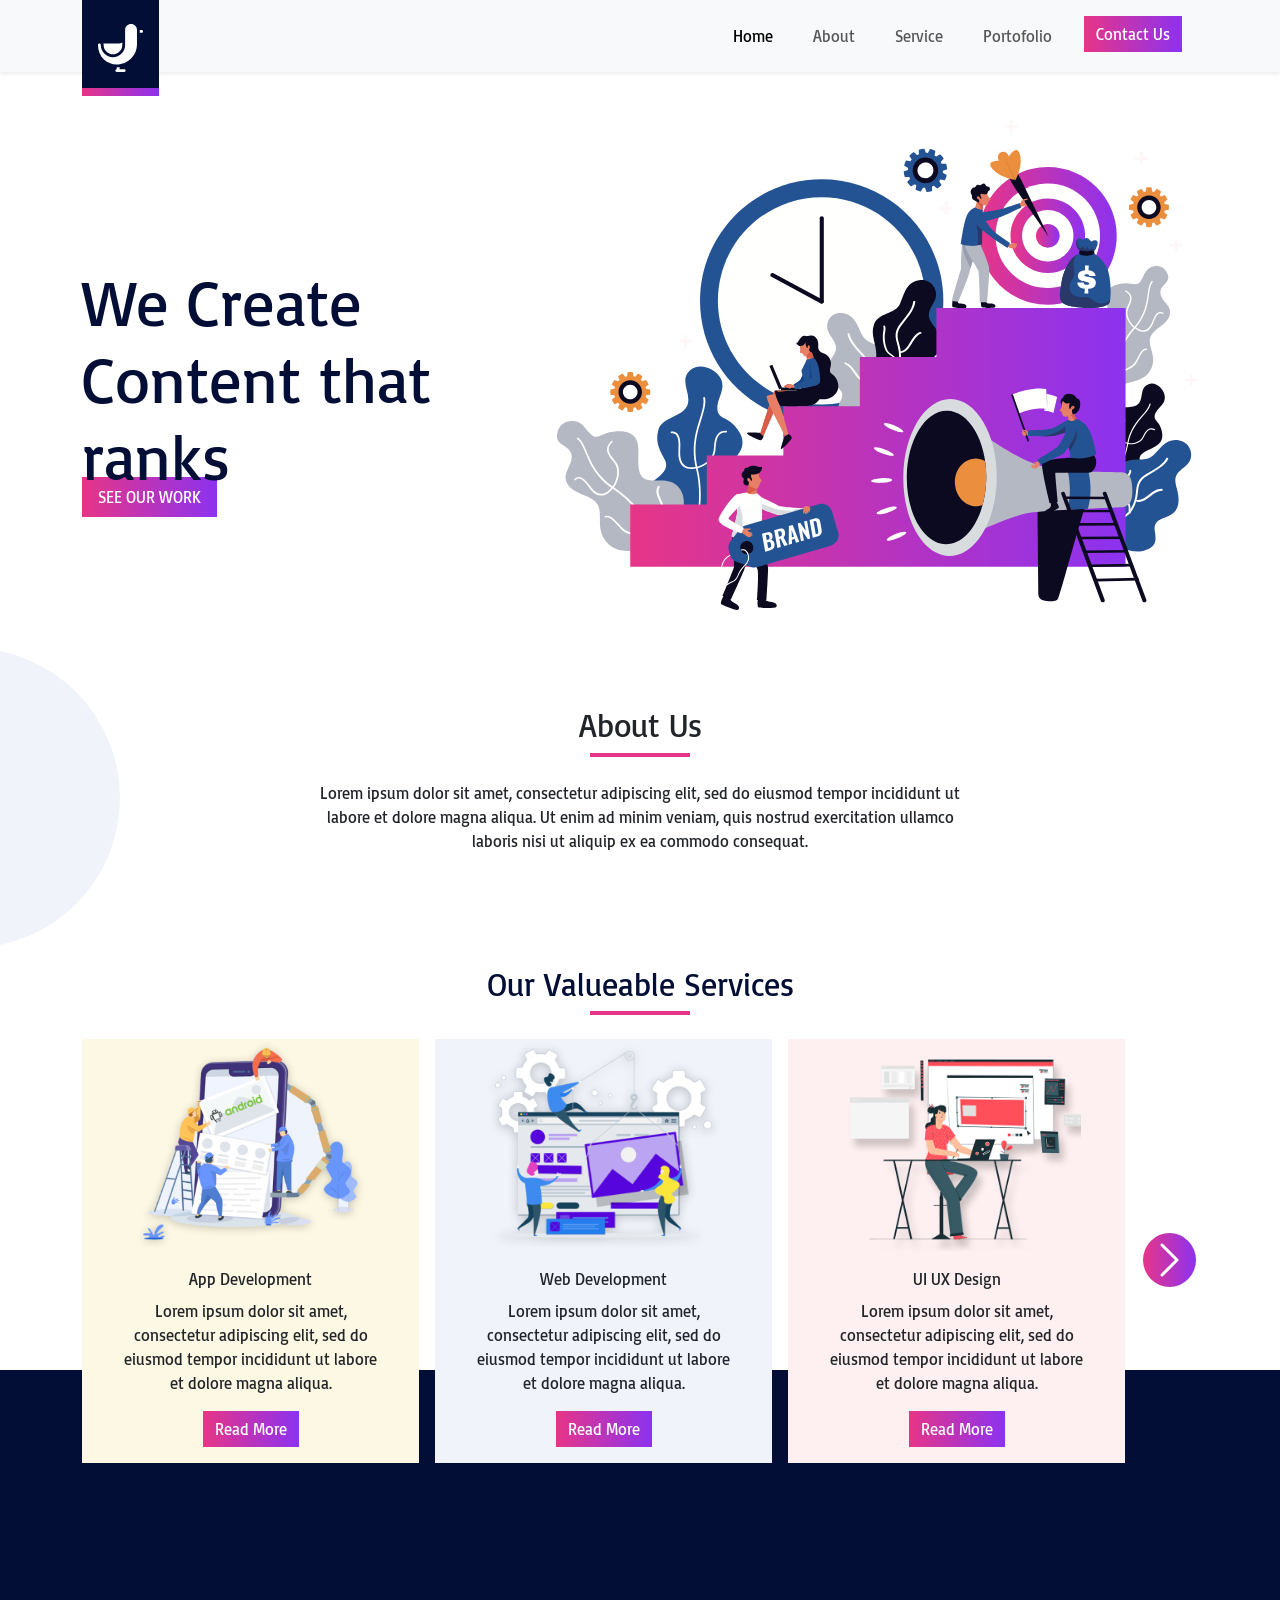
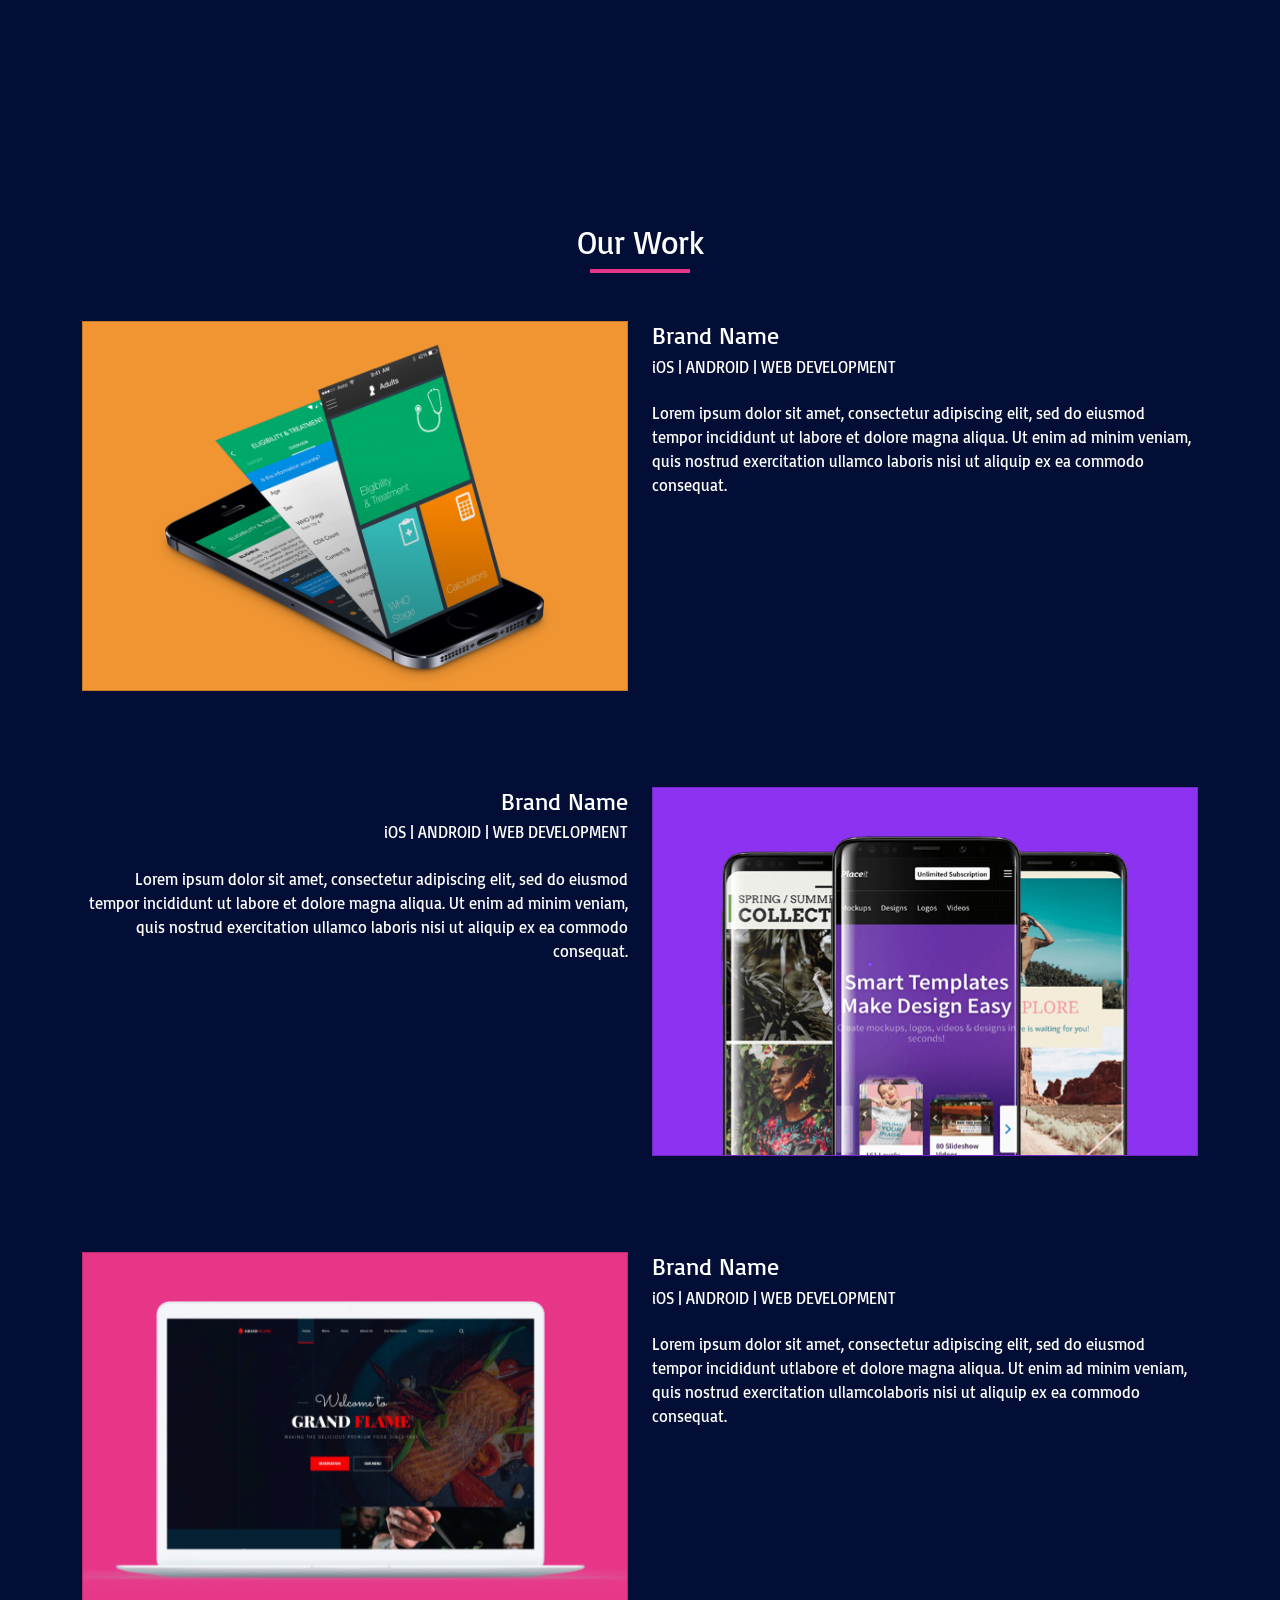
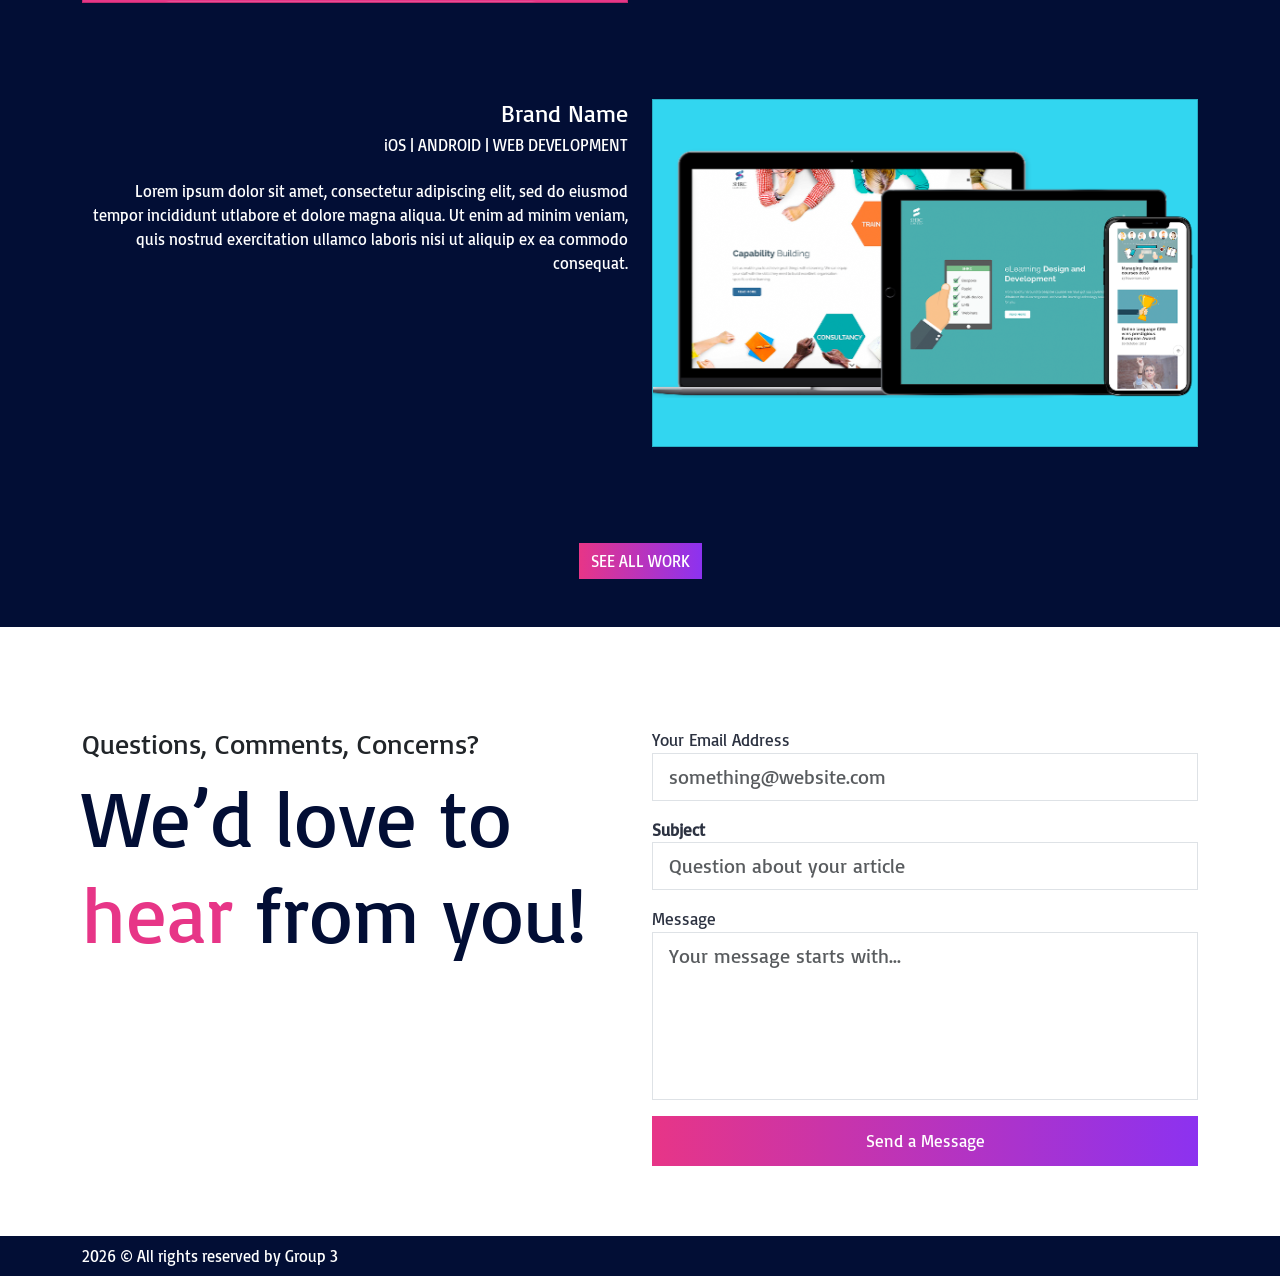
<file: index.html>
<!doctype html>
<html lang="en">

<head>
    <meta charset="utf-8"
    <meta name="viewport" content="width=device-width, initial-scale=1">
    <title>Oraro-Personal Blog</title>
    <link href="https://cdn.jsdelivr.net/npm/bootstrap@5.3.0-alpha3/dist/css/bootstrap.min.css" rel="stylesheet"
        integrity="sha384-KK94CHFLLe+nY2dmCWGMq91rCGa5gtU4mk92HdvYe+M/SXH301p5ILy+dN9+nJOZ" crossorigin="anonymous">
    <link rel="stylesheet" href="assets/css/font.css">
    <link rel="stylesheet" href="assets/css/index.css">
    <link rel="stylesheet" href="assets/css/responsive.css">
    <link rel="shortcut icon" href="assets/images/shape-brand.svg" type="image/x-icon">
</head>

<body>

    <!-- section 1 -->
    <header class="mb-5">
        <nav class="navbar navbar-expand-lg bg-body-tertiary shadow-sm">
            <div class="container container-fluid py-2 position-relative">
                <a class="navbar-brand brand position-absolute" href="#">
                    <div class="bg-navy p-3 pt-5">
                        <img src="assets/images/shape-brand.svg" alt="">
                    </div>
                    <div class="bg-gradient-purple w-100 py-1"></div>
                </a>
                <button class="navbar-toggler ms-auto border border-0" type="button" data-bs-toggle="offcanvas"
                    data-bs-target="#offcanvasNavbar" aria-controls="offcanvasNavbar" aria-label="Toggle navigation">
                    <span class="navbar-toggler-icon "></span>
                </button>
                <div class="offcanvas offcanvas-start" tabindex="-1" id="offcanvasNavbar"
                    aria-labelledby="offcanvasNavbarLabel">
                    <div class="offcanvas-header">
                        <h5 class="offcanvas-title" id="offcanvasNavbarLabel">Menu</h5>
                        <button type="button" class="btn-close" data-bs-dismiss="offcanvas" aria-label="Close"></button>
                    </div>
                    <div class="offcanvas-body">
                        <ul class="navbar-nav justify-content-end flex-grow-1 pe-3">
                            <li class="nav-item">
                                <a class="nav-link active me-4" aria-current="page" href="#">Home</a>
                            </li>
                            <li class="nav-item">
                                <a class="nav-link me-4" href="#">About</a>
                            </li>
                            <li class="nav-item">
                                <a class="nav-link me-4" href="#">Service</a>
                            </li>
                            <li class="nav-item">
                                <a class="nav-link me-4" href="#">Portofolio</a>
                            </li>
                            <li class="nav-item">
                                <a class="btn bg-gradient-purple rounded-0" href="https://github.com/wdp-08"
                                    target="_blank">Contact Us</a>
                            </li>

                        </ul>
                    </div>
                </div>
            </div>
        </nav>

        <section id="banner" class="container mb-5 pt-5">
            <div class="row">
                <div class="col-lg-5 mt-2 mt-md-5 pt-2 pt-md-5">
                    <h1 class="text-xl text-navy pt-5 z-3 position-relative">We Create Content that ranks</h1>
                    <button
                        class="text-uppercase btn bg-gradient-purple rounded-0 py-2 px-3 btn-header position-relative z-1">See
                        Our Work</button>
                </div>
                <div class="col-lg-7">
                    <img src="assets/images/banner.svg" width="100%" alt="">
                </div>
            </div>
        </section>
    </header>
    <!-- akhir section 1 -->

    <main>
        <!-- section 2 -->
        <section class="container-sm text-center my-5 py-5 position-relative">
            <span class="circle d-none d-lg-block"></span>
            <h2>About Us</h2>
            <span class="line"></span>
            <p class="mt-4 mx-auto" style="max-width: 40rem">
                Lorem ipsum dolor sit amet, consectetur adipiscing elit, sed do eiusmod tempor incididunt ut labore et
                dolore magna aliqua. Ut enim ad minim veniam, quis nostrud exercitation ullamco laboris nisi ut aliquip
                ex ea commodo
                consequat.
            </p>
        </section>

        <section class="text-center mt-5 bg-navy height-100fw">
            <div class="bg-white text-navy height-50fw">
                <h2>Our Valueable Services</h2>
                <span class="line"></span>
                <div class="mt-4 d-lg-flex d-block container">
                    <div class="col">
                        <div class="card border border-0 me-md-3 mb-5 rounded-0"
                            style="background-color: #FDF8E3; height: fit-content;">
                            <div class="d-flex justify-content-center">
                                <img src="/assets/images/app.png" class="" alt="..." width="70%">
                            </div>
                            <div class="card-body d-flex justify-content-center flex-wrap">
                                <p class="card-title d-block">App Development</p>
                                <p class="card-text text-center" style="max-width: 85%;">Lorem ipsum dolor sit amet, consectetur adipiscing elit, sed do eiusmod tempor incididunt ut labore et dolore magna aliqua.</p>
                                <button type="button" class="btn bg-gradient-purple rounded-0">Read More</button>
                            </div>
                        </div>
                    </div>

                    <div class="col">
                        <div class="card border border-0 me-md-3 mb-5 rounded-0"
                            style="background-color: #F0F3FA; height: fit-content;">
                            <div class="d-flex justify-content-center">
                                <img src="/assets/images/Bitmap (1).png" class="" alt="..." width="71.5%">
                            </div>
                            <div class="card-body d-flex justify-content-center flex-wrap">
                                <p class="card-title">Web Development</p>
                                <p class="card-text" style="max-width: 85%;">Lorem ipsum dolor sit amet, consectetur adipiscing elit, sed do eiusmod tempor incididunt ut labore et dolore magna aliqua.</p>
                                <button type="button" class="btn bg-gradient-purple rounded-0">Read More</button>
                            </div>
                        </div>
                    </div>

                    <div class="col">
                        <div class="card border border-0 me-md-3 mb-5 rounded-0"
                            style="background-color: #FEEFF0; height: fit-content;">
                            <div class="d-flex justify-content-center">
                                <img src="/assets/images/Bitmap (2).png" class="" alt="..." width="74%">
                            </div>
                            <div class="card-body d-flex justify-content-center flex-wrap">
                                <p class="card-title d-block w-100">UI UX Design</p>
                                <p class="card-text d-block w-md-100" style="max-width: 85%;">Lorem ipsum dolor sit amet, consectetur adipiscing elit, sed do eiusmod tempor incididunt ut labore et dolore magna aliqua.</p>
                                <button type="button" class="btn bg-gradient-purple rounded-0">Read More</button>
                            </div>
                        </div>
                    </div>

                    <button class="btn slider bg-gradient-purple position-relative d-none d-lg-block" type="button"
                        style="top: -80px;">
                        <svg width="19" height="34" viewBox="0 0 19 34" fill="none" xmlns="http://www.w3.org/2000/svg">
                            <path d="M2 2L17 17L2 32" stroke="white" stroke-width="3" stroke-linecap="round"
                                stroke-linejoin="round" />
                        </svg>
                    </button>
                </div>
            </div>
        </section>
        <!-- akhir section 2 -->


        <!-- section 3 -->
        <div class="bg-navy py-5">
            <section id="OurWork" class="container">
                <h2 class="text-center">Our Work</h2>
                <span class="line"></span>
                <div class="row py-5">
                    <div class="col-lg-6 ">
                        <div class="card bg-oren rounded-0">
                            <img class="w-75 align-self-center" src="assets/images/hp.svg" alt="">
                        </div>
                    </div>
                    <div class="col-lg-6 ">
                        <h4> Brand Name</h4>
                        <h6 class="mt-2">iOS | ANDROID | WEB DEVELOPMENT</h6>
                        <p class="mt-4">Lorem ipsum dolor sit amet, consectetur adipiscing elit, sed do eiusmod tempor
                            incididunt ut
                            labore et dolore magna aliqua. Ut enim ad minim veniam, quis nostrud exercitation ullamco
                            laboris nisi ut aliquip ex ea commodo consequat.</p>
                    </div>
                </div>
                <div class="row py-5">
                    <div class="col-lg-6 text-end order-1 order-lg-0">
                        <h4>Brand Name</h4>
                        <h6 class="mt-2">iOS | ANDROID | WEB DEVELOPMENT</h6>
                        <p class="mt-4">Lorem ipsum dolor sit amet, consectetur adipiscing elit, sed do eiusmod tempor
                            incididunt ut
                            labore et dolore magna aliqua. Ut enim ad minim veniam, quis nostrud exercitation ullamco
                            laboris nisi ut aliquip ex ea commodo consequat.</p>
                    </div>
                    <div class="col-lg-6 order-0 order-lg-1">
                        <div class=" card bg-purple rounded-0 pt-5">
                            <img class="w-75 align-self-center mt-auto" src="assets/images/3-hp.svg" alt="">
                        </div>
                    </div>
                </div>
                <div class="row py-5">
                    <div class="col-lg-6 ">
                        <div class="card bg-pink rounded-0 pt-5">
                            <img class="align-self-center" width="100%" src="assets/images/laptop.svg" alt="">
                        </div>
                    </div>
                    <div class="col-lg-6">
                        <h4>Brand Name</h4>
                        <h6 class="mt-2">iOS | ANDROID | WEB DEVELOPMENT</h6>
                        <p class="mt-4">Lorem ipsum dolor sit amet, consectetur adipiscing elit, sed do eiusmod tempor
                            incididunt utlabore et dolore magna aliqua. Ut enim ad minim veniam, quis nostrud
                            exercitation
                            ullamcolaboris nisi ut aliquip ex ea commodo consequat.</p>
                    </div>
                </div>
                <div class="row py-5">
                    <div class="col-lg-6 text-end order-1 order-lg-0">
                        <h4>Brand Name</h4>
                        <h6 class="mt-2">iOS | ANDROID | WEB DEVELOPMENT</h6>
                        <p class="mt-4">Lorem ipsum dolor sit amet, consectetur adipiscing elit, sed do eiusmod tempor
                            incididunt utlabore et dolore magna aliqua. Ut enim ad minim veniam, quis nostrud
                            exercitation
                            ullamco laboris nisi ut aliquip ex ea commodo consequat.</p>
                    </div>
                    <div class="col-lg-6 order-0 order-lg-1">
                        <div class="card bg-biru rounded-0 py-5">
                            <img class="" src="assets/images/laptop-tablet-hp.svg" alt="">
                        </div>
                    </div>
                </div>
                <div class="d-flex justify-content-center mt-5">
                    <button class="text-uppercase btn bg-gradient-purple rounded-0 align-self-center">SEE ALL WORK
                    </button>
                </div>

            </section>
        </div>
        <!-- akhir section 3 -->

        <!-- section 4 newsletter -->



        <section id="newsletter" class="newsletter">
            <div class="container">
                <div class="row">
                    <div class="col-lg-6">
                        <h3>Questions, Comments, Concerns?</h3>
                        <h1 class="text-2xl">We’d love to <span>hear</span> from you!</h1>
                    </div>

                    <div class="col-lg-6">
                        <form class="form-contact">
                            <div class="mb-3">
                                <label for="email" class="label-contact">Your Email Address</label>
                                <input type="email" id="email" class="form-control form-control-lg rounded-0"
                                    placeholder="something@website.com" required>
                            </div>
                            
                            <div class="mb-3">
                                <label for="subject" class="label-contact fw-bold">Subject</label>
                                <input type="text" id="subject" class="form-control form-control-lg rounded-0"
                                    placeholder="Question about your article" required>
                            </div>
                            
                            <div class="mb-3">
                                <label for="message" class="label-contact">Message</label>
                                <textarea class="form-control form-control-lg rounded-0" rows="5" style="resize: none"
                                    placeholder="Your message starts with..." id="message" required></textarea>
                            </div>
                            
                            <div>
                                <button type="submit" class="btn rounded-0 bg-gradient-purple-contact w-100">Send a
                                    Message</button>
                            </div>
                        </form>
                    </div>
                </div>
            </div>
        </section>
        <!-- akhir section 4 newsletter -->

        <footer class="bg-navy py-2">
            <div class="container ">
                <span class="d-block text-white"><script>document.write(new Date().getFullYear())</script> &copy; All rights reserved by Group 3</span>
            </div>
        </footer>

        <script src="https://cdn.jsdelivr.net/npm/bootstrap@5.3.0-alpha3/dist/js/bootstrap.bundle.min.js"
            integrity="sha384-ENjdO4Dr2bkBIFxQpeoTz1HIcje39Wm4jDKdf19U8gI4ddQ3GYNS7NTKfAdVQSZe"
            crossorigin="anonymous"></script>
</body>

</html>
</file>
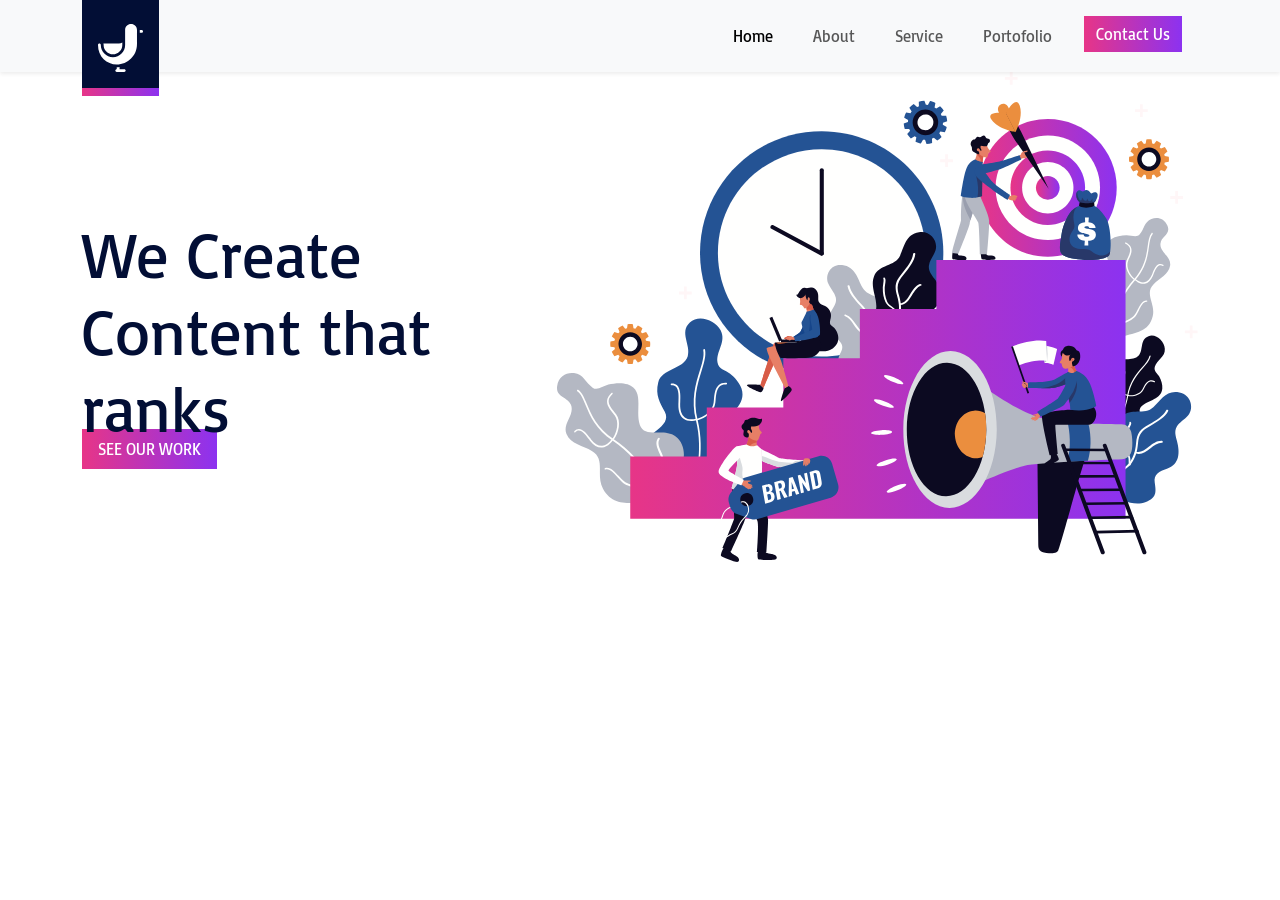
<file: assets/pages/section1.html>
<!doctype html>
<html lang="en">

<head>
    <meta charset="utf-8">
    <meta name="viewport" content="width=device-width, initial-scale=1">
    <title>Section1-Final Project 3</title>
    <link href="https://cdn.jsdelivr.net/npm/bootstrap@5.3.0-alpha3/dist/css/bootstrap.min.css" rel="stylesheet"
        integrity="sha384-KK94CHFLLe+nY2dmCWGMq91rCGa5gtU4mk92HdvYe+M/SXH301p5ILy+dN9+nJOZ" crossorigin="anonymous">
    <!-- <link rel="stylesheet" href="assets/css/index.css"> -->
    <link rel="stylesheet" href="../css/font.css">
    <link rel="stylesheet" href="../css/section1.css">

</head>

<body>

    <header>
        <nav class="navbar navbar-expand-lg bg-body-tertiary shadow-sm">
            <div class="container container-fluid py-2 position-relative">
                <a class="navbar-brand brand position-absolute" href="#">
                    <div class="bg-navy p-3 pt-5">
                        <img src="../images/shape-brand.svg" alt="">
                    </div>
                    <div class="bg-gradient-purple w-100 py-1"></div>
                </a>
                <button class="navbar-toggler ms-auto" type="button" data-bs-toggle="offcanvas"
                    data-bs-target="#offcanvasNavbar" aria-controls="offcanvasNavbar" aria-label="Toggle navigation">
                    <span class="navbar-toggler-icon"></span>
                </button>
                <div class="offcanvas offcanvas-start" tabindex="-1" id="offcanvasNavbar"
                    aria-labelledby="offcanvasNavbarLabel">
                    <div class="offcanvas-header">
                        <h5 class="offcanvas-title" id="offcanvasNavbarLabel">Menu</h5>
                        <button type="button" class="btn-close" data-bs-dismiss="offcanvas" aria-label="Close"></button>
                    </div>
                    <div class="offcanvas-body">
                        <ul class="navbar-nav justify-content-end flex-grow-1 pe-3">
                            <li class="nav-item">
                                <a class="nav-link active me-4" aria-current="page" href="#">Home</a>
                            </li>
                            <li class="nav-item">
                                <a class="nav-link me-4" href="#">About</a>
                            </li>
                            <li class="nav-item">
                                <a class="nav-link me-4" href="#">Service</a>
                            </li>
                            <li class="nav-item">
                                <a class="nav-link me-4" href="#">Portofolio</a>
                            </li>
                            <li class="nav-item">
                                <button class="btn bg-gradient-purple rounded-0" href="#">Contact Us</button>
                            </li>
                            
                        </ul>
                    </div>
                </div>
            </div>
        </nav>

        <section id="banner" class="container">
            <div class="row">
                <div class="col-lg-5 mt-2 mt-md-5 pt-2 pt-md-5">
                    <h1 class="text-xl text-navy pt-5 z-3 position-relative">We Create Content that ranks</h1>
                    <button class="text-uppercase btn bg-gradient-purple rounded-0 py-2 px-3 btn-header position-relative z-1">See Our Work</button>
                </div>
                <div class="col-lg-7">
                    <img src="../images/banner.svg" width="100%" alt="">
                </div>
            </div>
        </section>
    </header>

    <main>
        <section></section>
        <section></section>
        <section></section>
    </main>

    <footer></footer>

    <script src="https://cdn.jsdelivr.net/npm/bootstrap@5.3.0-alpha3/dist/js/bootstrap.bundle.min.js"
        integrity="sha384-ENjdO4Dr2bkBIFxQpeoTz1HIcje39Wm4jDKdf19U8gI4ddQ3GYNS7NTKfAdVQSZe"
        crossorigin="anonymous"></script>
</body>

</html>
</file>
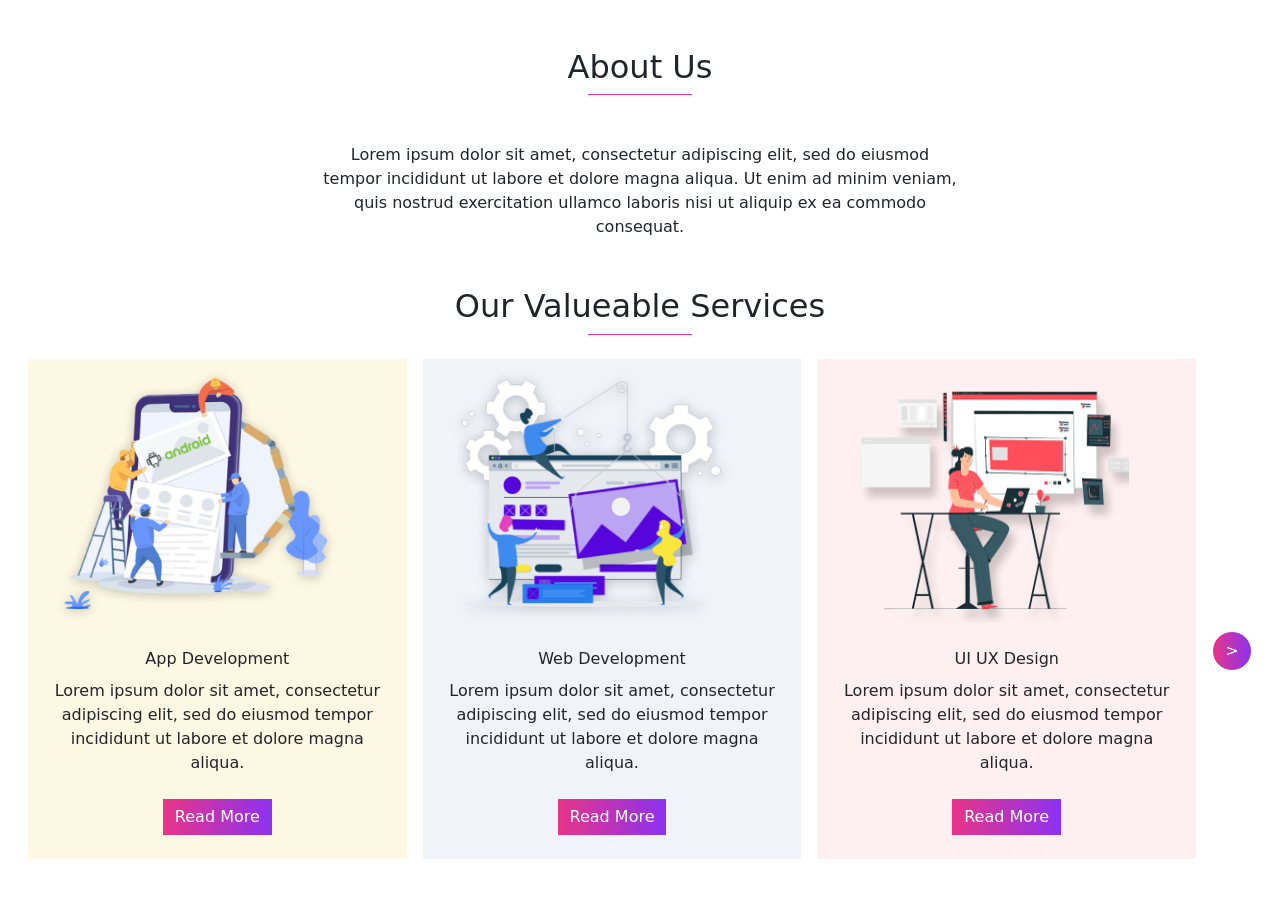
<file: assets/pages/section2.html>
<!DOCTYPE html>
<html lang="en">
  <head>
    <meta charset="UTF-8" />
    <meta http-equiv="X-UA-Compatible" content="IE=edge" />
    <meta name="viewport" content="width=device-width, initial-scale=1.0" />
    <link href="https://cdn.jsdelivr.net/npm/bootstrap@5.3.0-alpha3/dist/css/bootstrap.min.css" rel="stylesheet" integrity="sha384-KK94CHFLLe+nY2dmCWGMq91rCGa5gtU4mk92HdvYe+M/SXH301p5ILy+dN9+nJOZ" crossorigin="anonymous" />
    <link rel="stylesheet" href="/assets/css/section2.css">
    <title>About Us</title>
  </head>
  <body>

    <section class="container-sm text-center mt-5"> 
        <h2>About Us</h2>
        <div style="border-bottom: 0.1rem solid #E73587;   width: 6.5rem; margin: auto; "></div>
        <p class= "my-5 mx-auto" style="max-width: 40rem">
          Lorem ipsum dolor sit amet, consectetur adipiscing elit, sed do eiusmod tempor incididunt ut labore et dolore magna aliqua. Ut enim ad minim veniam, quis nostrud exercitation ullamco laboris nisi ut aliquip ex ea commodo
          consequat.
        </p>
    </section>

    <section class="text-center container-fluid my-5">
    <h2>Our Valueable Services</h2>
    <div style="border-bottom: 0.1rem solid #E73587;  width: 6.5rem; margin: auto; "></div>
    <div class="card-group mx-3 my-4">
        <div class="card border border-0 me-3" style="background-color: #FDF8E3;">
          <img src="/assets/images/app.png" class="card-img-top mx-4 my-2" alt="..." style="height: 16rem; width: 18rem;">
          <div class="card-body">
            <p class="card-title">App Development</p>
            <p class="card-text">Lorem ipsum dolor sit amet, consectetur adipiscing elit, 
              sed do eiusmod tempor incididunt ut labore et dolore magna aliqua.</p>
                <button type="button" class="btn btn-dark border border-0 my-2" style="background: linear-gradient(270deg, #8C32F0 0%, #E73587 100%);">Read More</button>
          </div>
        </div>

        <div class="card border border-0 me-3" style="background-color: #F0F3FA;">
          <img src="/assets/images/Bitmap (1).png" class="card-img-top mx-4 my-2" alt="..." style="height: 16rem; width: 18rem;">
          <div class="card-body">
            <p class="card-title">Web Development</p>
            <p class="card-text">Lorem ipsum dolor sit amet, consectetur adipiscing elit, 
              sed do eiusmod tempor incididunt ut labore et dolore magna aliqua.</p>
            <button type="button" class="btn btn-dark border border-0 my-2" style="background: linear-gradient(270deg, #8C32F0 0%, #E73587 100%);">Read More</button>
          </div>
        </div>

        <div class="card border border-0 me-3" style="background-color: #FEEFF0;">
          <img src="/assets/images/Bitmap (2).png" class="card-img-top mx-4 my-2" alt="..." style="height: 16rem; width: 18rem;">
          <div class="card-body">
            <p class="card-title">UI UX Design</p>
            <p class="card-text">Lorem ipsum dolor sit amet, consectetur adipiscing elit, 
              sed do eiusmod tempor incididunt ut labore et dolore magna aliqua.</p>
            <button type="button" class="btn btn-dark border border-0 my-2" style="background: linear-gradient(270deg, #8C32F0 0%, #E73587 100%);">Read More</button>
          </div>
        </div>
        <button class="btn btn-dark slider" style="background: linear-gradient(270deg, #8C32F0 0%, #E73587 100%);"type="button">
         >
        </button>
      </div>
    </section>

    <script src="https://cdn.jsdelivr.net/npm/bootstrap@5.3.0-alpha3/dist/js/bootstrap.bundle.min.js" integrity="sha384-ENjdO4Dr2bkBIFxQpeoTz1HIcje39Wm4jDKdf19U8gI4ddQ3GYNS7NTKfAdVQSZe" crossorigin="anonymous"></script>
    <script src="https://cdn.jsdelivr.net/npm/bootstrap@5.3.0-alpha3/dist/js/bootstrap.min.js" integrity="sha384-Y4oOpwW3duJdCWv5ly8SCFYWqFDsfob/3GkgExXKV4idmbt98QcxXYs9UoXAB7BZ" crossorigin="anonymous"></script>
  
  </body>
</html>
</file>
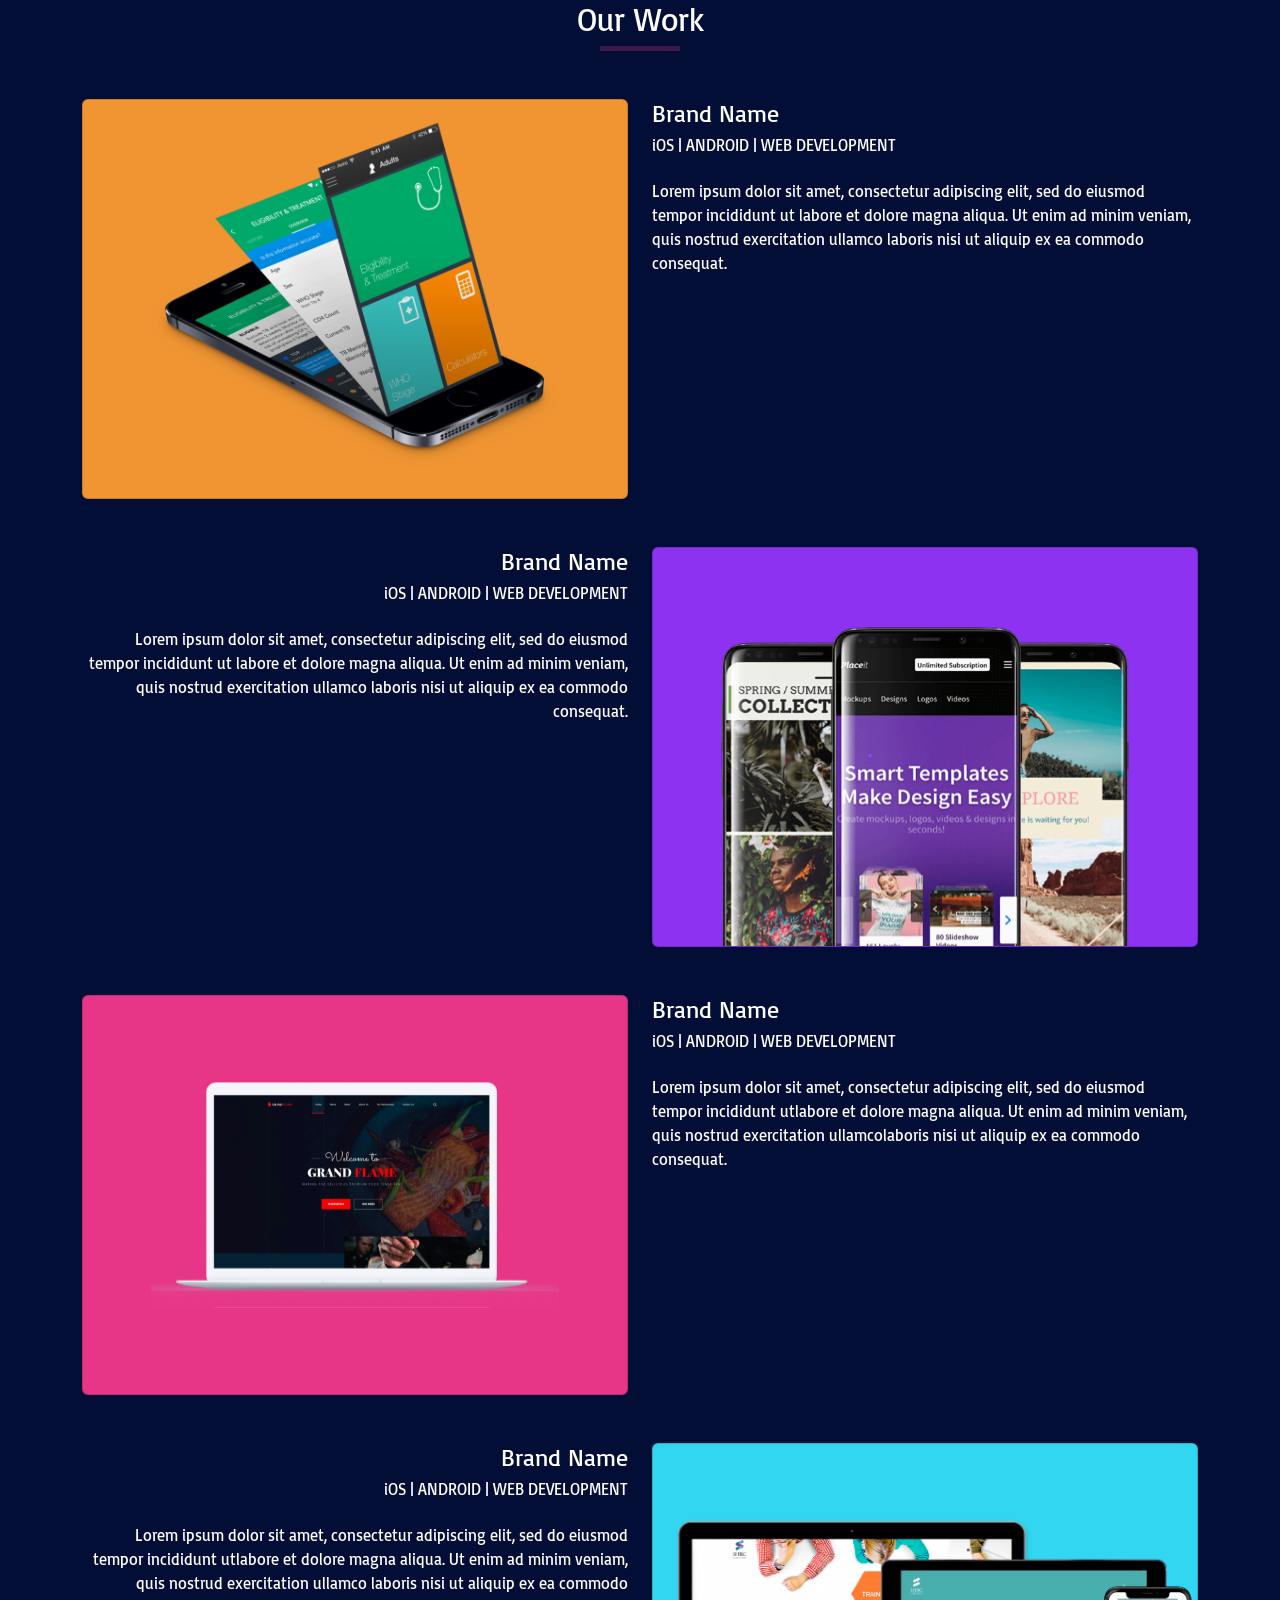
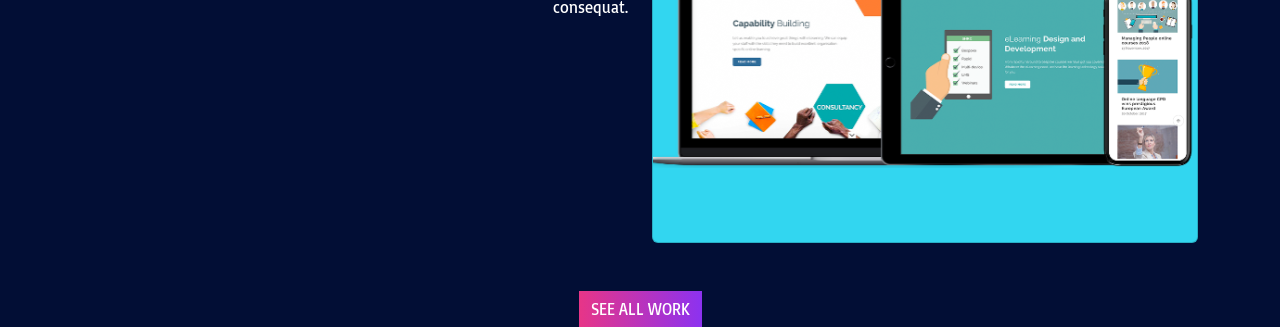
<file: assets/pages/section3.html>
<!doctype html>
<html lang="en">

<head>
    <meta charset="utf-8">
    <meta name="viewport" content="width=device-width, initial-scale=1">
    <title>Section3-Final Project 3</title>
    <link href="https://cdn.jsdelivr.net/npm/bootstrap@5.3.0-alpha3/dist/css/bootstrap.min.css" rel="stylesheet"
        integrity="sha384-KK94CHFLLe+nY2dmCWGMq91rCGa5gtU4mk92HdvYe+M/SXH301p5ILy+dN9+nJOZ" crossorigin="anonymous">
    <!-- <link rel="stylesheet" href="assets/css/index.css"> -->
    <link rel="stylesheet" href="../css/font.css">
    <link rel="stylesheet" href="../css/section3.css">

</head>

<body>
    <main>
        <section id="OurWork" class="container">
            <h2 class="text-center">Our Work
            </h2>
            <hr>
            <div class="row mt-5">
                <div class="col-lg-6 ">
                    <div class="card bg-oren"> <img class="w-75 align-self-center" src="../images/hp.svg" alt=""> </div>
                </div>
                <div class="col-lg-6 ">
                    <h4> Brand Name</h4>
                    <h6 class="mt-2">iOS | ANDROID | WEB DEVELOPMENT</h6>
                    <p class="mt-4">Lorem ipsum dolor sit amet, consectetur adipiscing elit, sed do eiusmod tempor
                        incididunt ut
                        labore et dolore magna aliqua. Ut enim ad minim veniam, quis nostrud exercitation ullamco
                        laboris nisi ut aliquip ex ea commodo consequat.</p>
                </div>
            </div>
            <div class="row mt-5">
                <div class="col-lg-6 text-end">
                    <h4>Brand Name</h4>
                    <h6 class="mt-2">iOS | ANDROID | WEB DEVELOPMENT</h6>
                    <p class="mt-4">Lorem ipsum dolor sit amet, consectetur adipiscing elit, sed do eiusmod tempor
                        incididunt ut
                        labore et dolore magna aliqua. Ut enim ad minim veniam, quis nostrud exercitation ullamco
                        laboris nisi ut aliquip ex ea commodo consequat.</p>
                </div>
                <div class="col-lg-6">
                    <div class=" card bg-purple">
                        <img class="w-75 align-self-center mt-auto" src="../images/3-hp.svg" alt="">
                    </div>
                </div>
            </div>
            <div class="row mt-5">
                <div class="col-lg-6 ">
                    <div class="card bg-pink"> <img class="w-75 align-self-center m-auto" src="../images/laptop.svg"
                            alt="">
                    </div>
                </div>
                <div class="col-lg-6">
                    <h4>Brand Name</h4>
                    <h6 class="mt-2">iOS | ANDROID | WEB DEVELOPMENT</h6>
                    <p class="mt-4">Lorem ipsum dolor sit amet, consectetur adipiscing elit, sed do eiusmod tempor
                        incididunt utlabore et dolore magna aliqua. Ut enim ad minim veniam, quis nostrud exercitation
                        ullamcolaboris nisi ut aliquip ex ea commodo consequat.</p>
                </div>
            </div>
            <div class="row mt-5">
                <div class="col-lg-6 text-end">
                    <h4>Brand Name</h4>
                    <h6 class="mt-2">iOS | ANDROID | WEB DEVELOPMENT</h6>
                    <p class="mt-4">Lorem ipsum dolor sit amet, consectetur adipiscing elit, sed do eiusmod tempor
                        incididunt utlabore et dolore magna aliqua. Ut enim ad minim veniam, quis nostrud exercitation
                        ullamco laboris nisi ut aliquip ex ea commodo consequat.</p>
                </div>
                <div class="col-lg-6">
                    <div class="card bg-biru"> <img class="mt-auto mb-auto" src="../images/laptop-tablet-hp.svg" alt="">
                    </div>
                </div>
            </div>
            <div class="d-flex justify-content-center mt-5">
                <button class="text-uppercase btn bg-gradient-purple rounded-0 align-self-center">SEE ALL WORK
                </button>
            </div>

        </section>
    </main>

    <script src="https://cdn.jsdelivr.net/npm/bootstrap@5.3.0-alpha3/dist/js/bootstrap.bundle.min.js"
        integrity="sha384-ENjdO4Dr2bkBIFxQpeoTz1HIcje39Wm4jDKdf19U8gI4ddQ3GYNS7NTKfAdVQSZe"
        crossorigin="anonymous"></script>
</body>

</html>
</file>
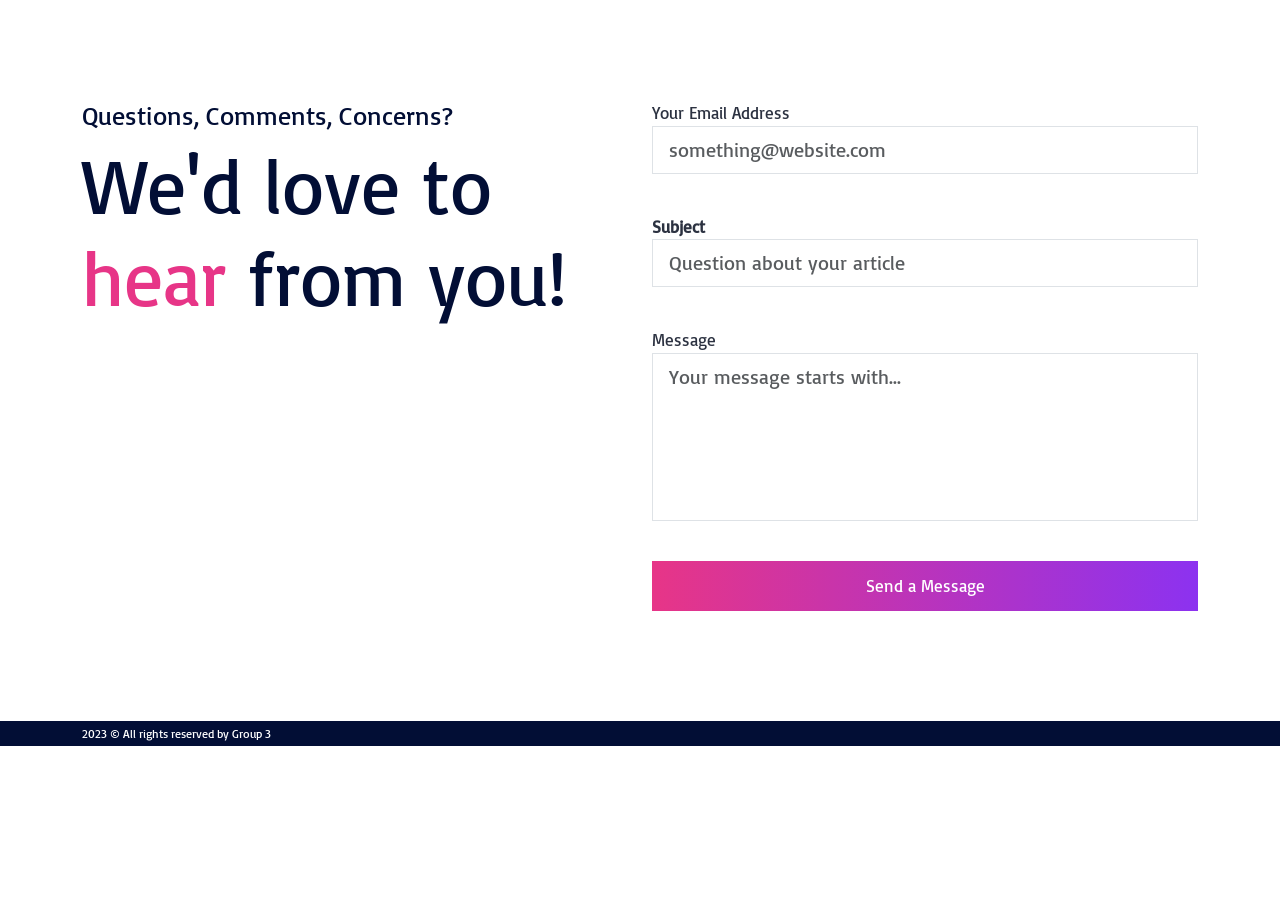
<file: assets/pages/section4.html>
<!doctype html>
<html lang="en">

<head>
    <meta charset="utf-8">
    <meta name="viewport" content="width=device-width, initial-scale=1">
    <title>Final Project 3</title>
    <link href="https://cdn.jsdelivr.net/npm/bootstrap@5.3.0-alpha3/dist/css/bootstrap.min.css" rel="stylesheet"
        integrity="sha384-KK94CHFLLe+nY2dmCWGMq91rCGa5gtU4mk92HdvYe+M/SXH301p5ILy+dN9+nJOZ" crossorigin="anonymous">
    <!-- <link rel="stylesheet" href="assets/css/index.css"> -->
    <link rel="stylesheet" href="../css/font.css">
    <link rel="stylesheet" href="../css/section4.css">
</head>

<body>

    <header>
        <nav></nav>
    </header>

    <main>
        <section></section>
        <section></section>
        
        
        <section id="newsletter" class="newsletter">
            <div class="container">
                <div class="row">
                    <div class="col-lg-6">
                        <h2>Questions, Comments, Concerns?</h2>
                        <h3>We'd love to <span>hear</span> from you!</h3>
                    </div>

                    <div class="col-lg-6">
                        <form class="form-contact">
                            <div class="mb-3">
                                <label for="email" class="label-contact">Your Email Address</label>
                                <input type="email" class="form-control form-control-lg rounded-0" placeholder="something@website.com" required>
                            </div> 
                            <br>
                            <div class="mb-3">
                                <label for="subject" style="font-weight: bold;" class="label-contact">Subject</label>
                                <input type="text" class="form-control form-control-lg rounded-0" placeholder="Question about your article" required>
                            </div> 
                            <br>
                            <div class="mb-3">
                                <label for="message" class="label-contact">Message</label>
                                <textarea class="form-control form-control-lg rounded-0" rows="5" style="resize: none" placeholder="Your message starts with..." required></textarea>
                            </div> 
                            <br>
                            <div>
                                <button type="submit" class="btn rounded-0 bg-gradient-purple-contact w-100">Send a Message</button>
                            </div>
                        </form>
                    </div>
                </div>
            </div>
        </section>

    </main>

    <footer>
        <div class="container ">
            <p class="my-2">2023 © All rights reserved by Group 3</p>
        </div>
    </footer>

    <script src="https://cdn.jsdelivr.net/npm/bootstrap@5.3.0-alpha3/dist/js/bootstrap.bundle.min.js"
        integrity="sha384-ENjdO4Dr2bkBIFxQpeoTz1HIcje39Wm4jDKdf19U8gI4ddQ3GYNS7NTKfAdVQSZe"
        crossorigin="anonymous"></script>
</body>

</html>
</file>
<file: assets/css/font.css>
@import url('https://fonts.googleapis.com/css2?family=Basic&display=swap');
@font-face {
    font-family: 'Basic';
    src: url('https://fonts.googleapis.com/css2?family=Basic&display=swap');
}
</file>
<file: assets/css/index.css>
*, body{
    font-family: 'Basic', sans-serif;
}

:root {
    --bg-purple: #8C32F0;
    --bg-pink: #E73587;
    --bg-white: #fff;
    --bg-navy: #020E35;
    --bg-oren: #F09532;
    --bg-light-blue: #32D6F0;
}

/* section 1 ============ */
.bg-gradient-purple{
    background: linear-gradient(270deg, var(--bg-purple) 0%, var(--bg-pink) 100%);
    border: 0;
    color: var(--bg-white);
}

.bg-gradient-purple:hover{
    background: linear-gradient(270deg, var(--bg-pink) 0%, var(--bg-purple) 100%);
    border: 0;
    color: var(--bg-white);
}

.bg-navy{
    background: var(--bg-navy);
    color: #fff;
}
.text-navy{
    color: var(--bg-navy);
}

.text-xl{
    font-size: 4rem;
}

.btn-header{
    /* position: relative; */
    top: -25px;
}

/* akhir section 1 ==================== */

/* section 2 ====================== */

.btn-dark {
    border-radius: 0px;
}

.slider {
    padding: 10px 17px;
    width: fit-content;
    height: fit-content;
    margin-top: 17rem;
    margin-left: 0;
    border: 2px solid #FFFFFF;
    border-radius: 100%;
    
}

.slider:hover{
    border: 2px solid #FFFFFF;
}

.circle{
    width: 300px;
    height: 300px;
    display: block;
    border-radius: 50%;
    background-color:  #F0F3FA;
    position: absolute;
    top: -10px;
    left: -250px;
}

/* akhir section 2 =================== */

/* section 3 ================= */


.bg-oren {
    background: var(--bg-oren);
}

.bg-purple {
    background: var(--bg-purple);
}

.bg-pink {
    background: var(--bg-pink);
}

.bg-biru {
    background: var(--bg-light-blue);
}

.text-navy {
    color: var(--bg-navy);
}

span.line {
    display: block;
    width: 100px;
    height: 1px;
    border: 2px solid var(--bg-pink);
    margin: auto;
}

.height-100fw{
    height: 90vh;
}

.height-50fw{
    height: 50%;
}


/* akhir section 3 ============= */

/* section 4 =============== */
/* Contact & Newsletter */
.newsletter{
    margin-top: 100px;
    margin-bottom: 70px;
    background-color: white;
}
  
.text-2xl{
    color: var(--bg-navy);
    font-size: 5rem;
}


.newsletter span{
    color: #E73587;
}

.newsletter .label-contact {
    font-size: 17px;
    font-weight: 400;
    color: #2c3241;
}


.bg-gradient-purple-contact{
    height: 50px;
    font-size: 17px;
    font-weight: 400;
    background: linear-gradient(270deg, var(--bg-purple) 0%, var(--bg-pink) 100%);
    border: 0;
    color: var(--bg-white);
}

.bg-gradient-purple-contact:hover{
    background: linear-gradient(270deg, var(--bg-pink) 0%, var(--bg-purple) 100%);
    border: 0;
    color: var(--bg-white);
}


/* Footer */
/* footer{
    position: absolute;
    width: 100%;
    height: 25px;
    left: 0px;
    margin-top: 40px;
    background: #020E35;
}

footer p{
    font-size: 12px;
    line-height: 10px;
    color: #FFFFFF;
} */
/* akhir section 4 =============== */
</file>
<file: assets/css/responsive.css>
/* mobile */
@media (max-width: 575.98px) {
    /* .card {
        height: 20rem;
        width: 100%;
    } */
    .height-100fw{
        height: fit-content;
    }
    
    .height-50fw{
        height: fit-content;
    }
    .text-2xl{
        color: var(--bg-navy);
        font-size: 2.8rem;
    }
}

/* mobile 2 */
@media (max-width: 767.98px) {
    /* .card {
        height: 20rem;
        width: 100%;
    } */

    .height-100fw{
        height: fit-content;
    }
    
    .height-50fw{
        height: fit-content;
    }
    .text-2xl{
        color: var(--bg-navy);
        font-size: 3rem;
    }

}

@media (max-width: 991.98px) {
    
    .height-100fw{
        height: fit-content;
    }
    
    .height-50fw{
        height: fit-content;
    }
    .text-2xl{
        color: var(--bg-navy);
        font-size: 3.5rem;
    }
}
</file>
<file: assets/css/section1.css>
*, body{
    font-family: 'Basic', sans-serif;
}

:root {
    --bg-purple: #8C32F0;
    --bg-pink: #E73587;
    --bg-white: #fff;
    --bg-navy: #020E35;
}

.bg-gradient-purple{
    background: linear-gradient(270deg, var(--bg-purple) 0%, var(--bg-pink) 100%);
    border: 0;
    color: var(--bg-white);
}

.bg-gradient-purple:hover{
    background: linear-gradient(270deg, var(--bg-pink) 0%, var(--bg-purple) 100%);
    border: 0;
    color: var(--bg-white);
}

.bg-navy{
    background: var(--bg-navy);
}
.text-navy{
    color: var(--bg-navy);
}

.text-xl{
    font-size: 4rem;
}

.btn-header{
    /* position: relative; */
    top: -25px;
}
</file>
<file: assets/css/section2.css>
.btn-dark {
    border-radius: 0px;
}

.card {
    border-radius: 0px;
}

.slider {
    width: 2.5rem;
    height: 2.5rem;
    margin-top: 17rem;
    margin-left: 0;
    border: 0.1rem solid #FFFFFF;
    border-radius: 100%;
    
}
</file>
<file: assets/css/section3.css>
*,
body {
    font-family: 'Basic', sans-serif;
    color: #fff;
}

main {
    background: var(--bg-navy);
}

:root {
    --bg-purple: #8C32F0;
    --bg-pink: #E73587;
    --bg-white: #fff;
    --bg-navy: #020E35;
    --bg-oren: #F09532;
    --bg-light-blue: #32D6F0;
}

.bg-gradient-purple {
    background: linear-gradient(270deg, var(--bg-purple) 0%, var(--bg-pink) 100%);
    border: 0;
    color: var(--bg-white);
}

.bg-gradient-purple:hover {
    background: linear-gradient(270deg, var(--bg-pink) 0%, var(--bg-purple) 100%);
    border: 0;
    color: var(--bg-white);
}


.bg-oren {
    background: var(--bg-oren);
}

.bg-purple {
    background: var(--bg-purple);
}

.bg-pink {
    background: var(--bg-pink);
}

.bg-biru {
    background: var(--bg-light-blue);
}

.text-navy {
    color: var(--bg-navy);
}

.text-xl {
    font-size: 4rem;
}


.card {
    width: 100%;
    height: 25rem;
}

hr {
    width: 5rem;
    height: 0.3rem;
    border: 0;
    background-color: var(--bg-pink);
    margin: auto;
}

/* mobile */
@media (max-width: 575.98px) {
    .card {
        height: 20rem;
        width: 100%;
    }
}

/* mobile 2 */
@media (max-width: 767.98px) {
    .card {
        height: 20rem;
        width: 100%;
    }

}

/* `lg` applies to medium devices (tablets, less than 992px)*/
/* @media (max-width: 991.98px) {
    .card {
        height: 20rem;
        width: 100%;
    }
} */
</file>
<file: assets/css/section4.css>
*, body{
    font-family: 'Basic', sans-serif;
}

/* Contact & Newsletter */
.newsletter{
    margin-top: 100px;
    margin-bottom: 70px;
    background-color: white;
}
  
.newsletter h2{
    font-weight: 400;
    font-size: 2vw;
    color: #020E35;
}
  
.newsletter h3{
    font-weight: 400;
    font-size: 6vw;
    color: #020E35;
    margin-bottom: 40px;
}

.newsletter span{
    color: #E73587;
}

.newsletter .label-contact {
    font-size: 17px;
    font-weight: 400;
    color: #2c3241;
}

:root {
    --bg-purple: #8C32F0;
    --bg-pink: #E73587;
    --bg-white: #fff;
    --bg-navy: #020E35;
}

.bg-gradient-purple-contact{
    height: 50px;
    font-size: 17px;
    font-weight: 400;
    background: linear-gradient(270deg, var(--bg-purple) 0%, var(--bg-pink) 100%);
    border: 0;
    color: var(--bg-white);
}

.bg-gradient-purple-contact:hover{
    background: linear-gradient(270deg, var(--bg-pink) 0%, var(--bg-purple) 100%);
    border: 0;
    color: var(--bg-white);
}


/* Footer */
footer{
    position: absolute;
    width: 100%;
    height: 25px;
    left: 0px;
    margin-top: 40px;
    background: #020E35;
}

footer p{
    font-size: 12px;
    line-height: 10px;
    color: #FFFFFF;
}
</file>
